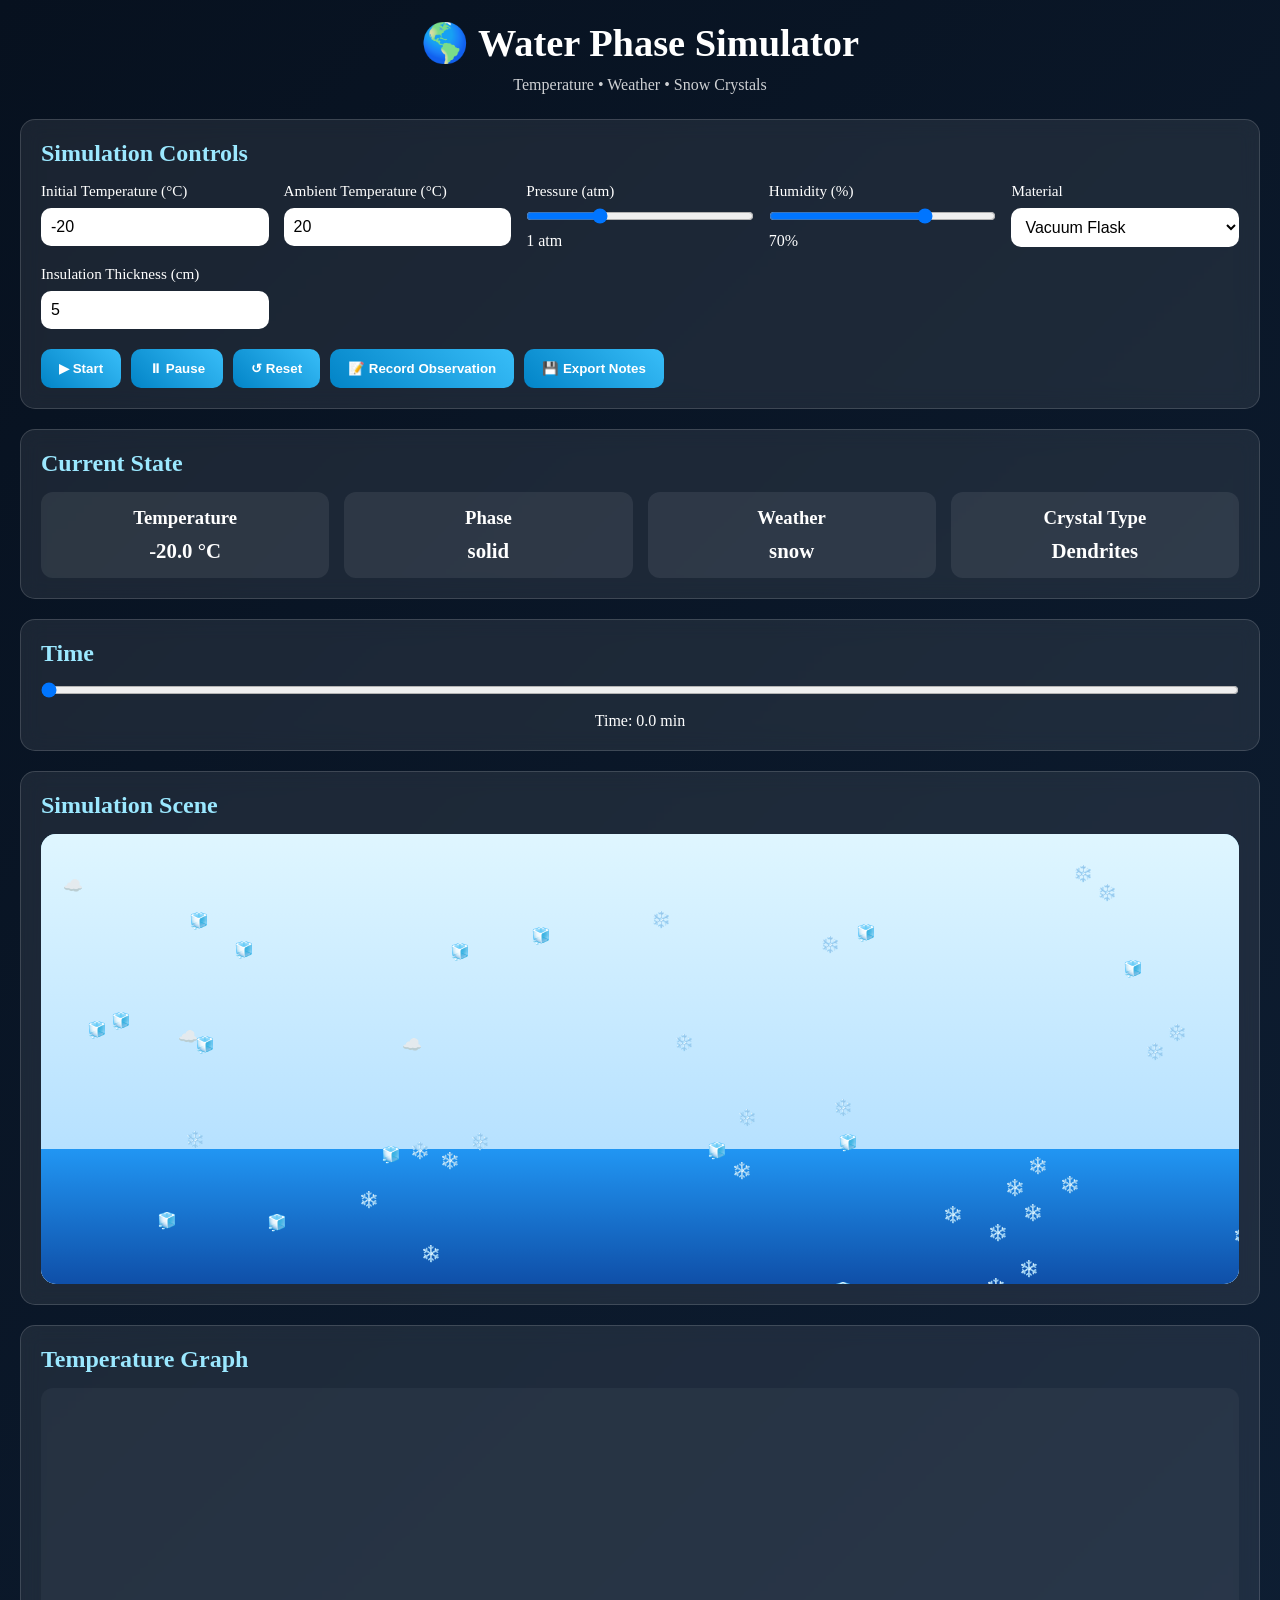
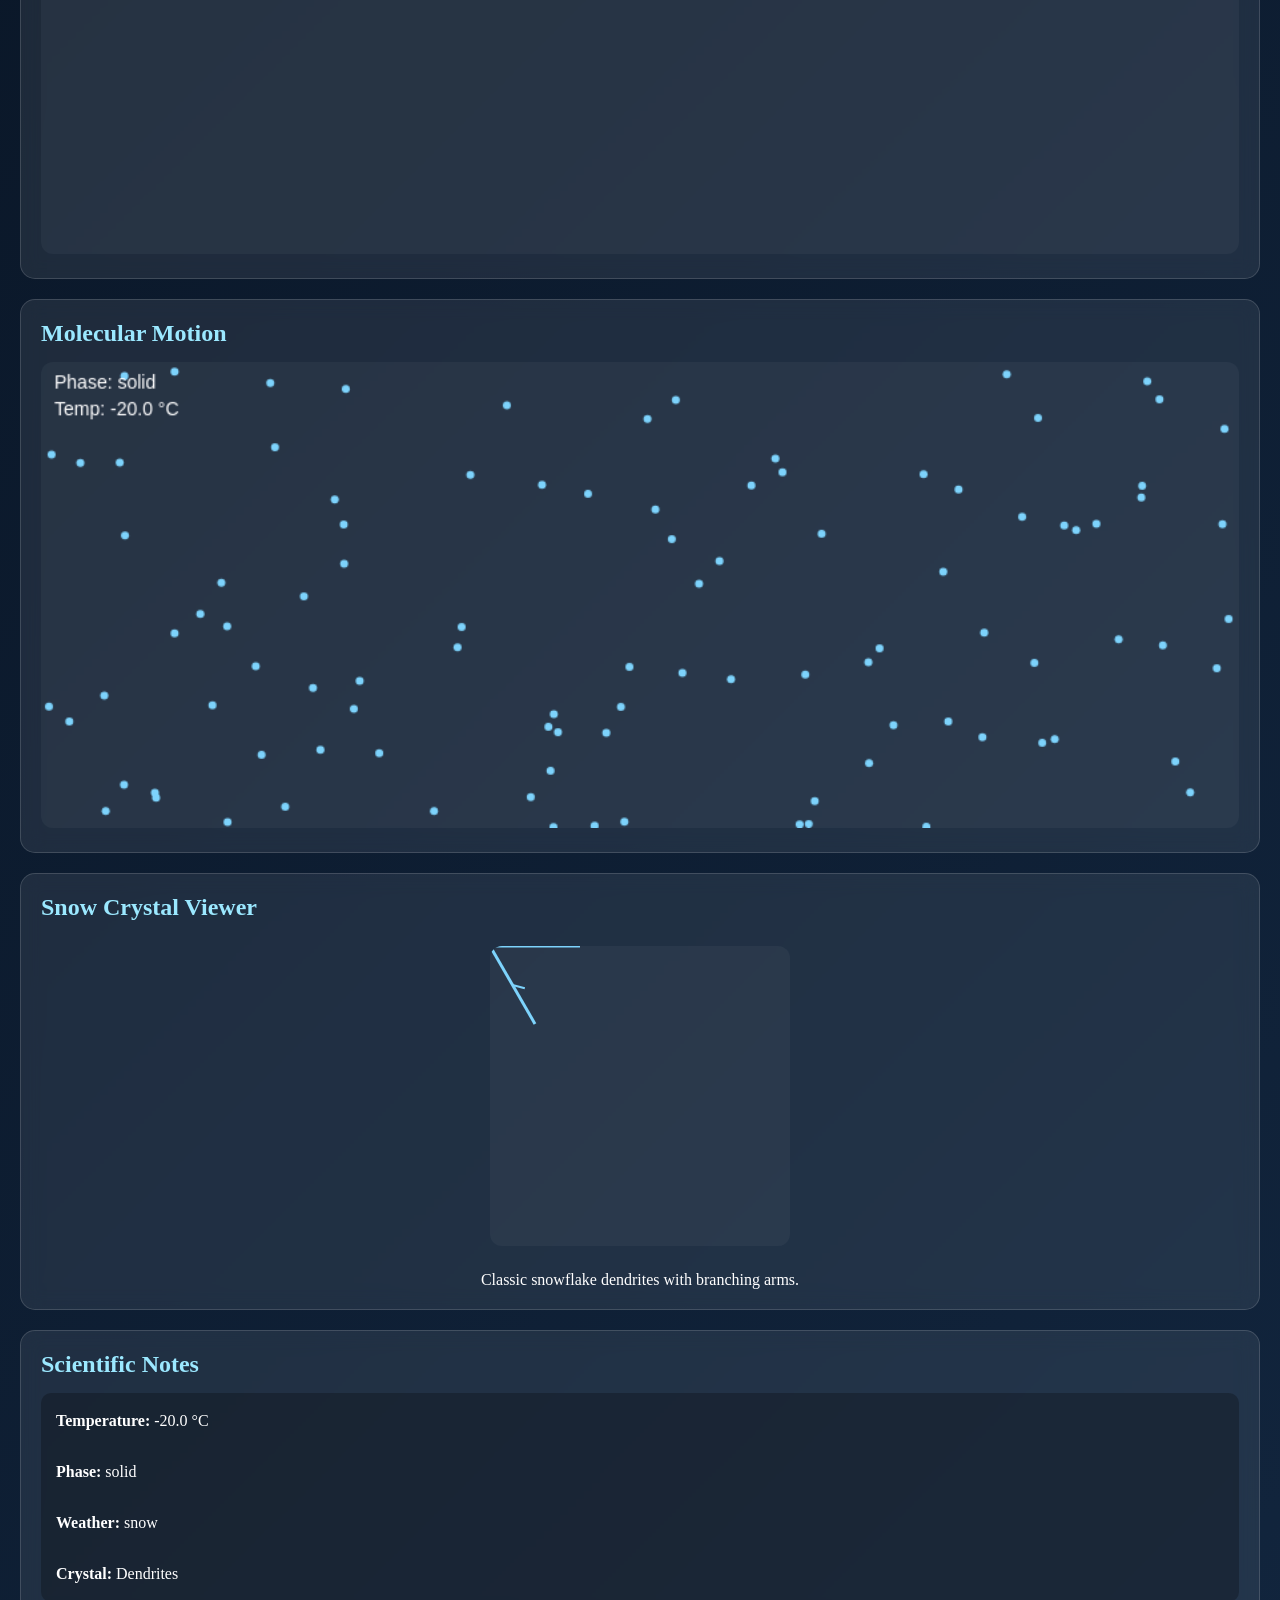
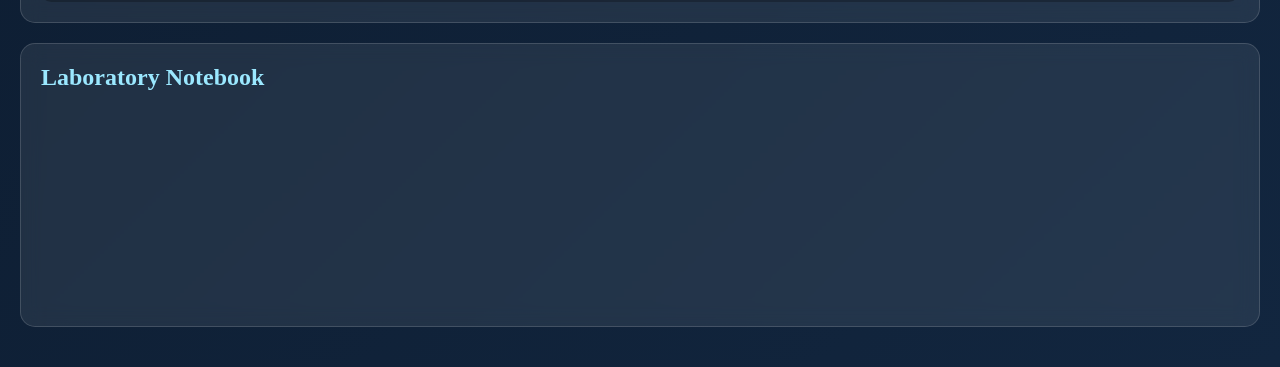
<file: IndividualProj_2/cryFile.html>
<!DOCTYPE html>
<html lang="en">
<head>
    <meta charset="UTF-8">
    <meta name="viewport" content="width=device-width, initial-scale=1.0">
    <title>Water Phase Simulator</title>

    <link rel="stylesheet" href="./css/cryStyle.css">
</head>

<body>

<div class="app">

    <header>
        <h1>🌎 Water Phase Simulator</h1>
        <p>Temperature • Weather • Snow Crystals</p>
    </header>

    <!-- CONTROLS -->

    <section class="panel">

        <h2>Simulation Controls</h2>

        <div class="grid">

            <div class="field">
                <label for="initialTemp">Initial Temperature (°C)</label>
                <input
                    type="number"
                    id="initialTemp"
                    value="-20">
            </div>

            <div class="field">
                <label for="ambientTemp">Ambient Temperature (°C)</label>
                <input
                    type="number"
                    id="ambientTemp"
                    value="20">
            </div>

            <div class="field">
                <label for="pressure">Pressure (atm)</label>
                <input
                    type="range"
                    id="pressure"
                    min="0.1"
                    max="3"
                    step="0.1"
                    value="1">
                <span id="pressureValue">1 atm</span>
            </div>

            <div class="field">
                <label for="humidity">Humidity (%)</label>
                <input
                    type="range"
                    id="humidity"
                    min="0"
                    max="100"
                    value="70">
                <span id="humidityValue">70%</span>
            </div>

            <div class="field">
                <label for="material">Material</label>

                <select id="material">
                    <option value="0.01">Vacuum Flask</option>
                    <option value="0.02">Steel</option>
                    <option value="0.03">Aluminum</option>
                </select>
            </div>

            <div class="field">
                <label for="insulation">Insulation Thickness (cm)</label>
                <input
                    type="number"
                    id="insulation"
                    value="5">
            </div>

        </div>

        <div class="buttonRow">

            <button id="startBtn">▶ Start</button>

            <button id="pauseBtn">⏸ Pause</button>

            <button id="resetBtn">↺ Reset</button>

            <button id="recordBtn">📝 Record Observation</button>

            <button id="exportBtn">💾 Export Notes</button>

        </div>

    </section>

    <!-- STATUS -->

    <section class="panel">

        <h2>Current State</h2>

        <div class="statusGrid">

            <div class="card">
                <h3>Temperature</h3>
                <div id="currentTemp">-- °C</div>
            </div>

            <div class="card">
                <h3>Phase</h3>
                <div id="phaseDisplay">--</div>
            </div>

            <div class="card">
                <h3>Weather</h3>
                <div id="weatherDisplay">--</div>
            </div>

            <div class="card">
                <h3>Crystal Type</h3>
                <div id="crystalDisplay">--</div>
            </div>

        </div>

    </section>

    <!-- TIME -->

    <section class="panel">

        <h2>Time</h2>

        <input
            type="range"
            id="timeSlider"
            min="0"
            max="1000"
            value="0">

        <div id="timeDisplay">
            Time: 0 min
        </div>

    </section>

    <!-- SCENE -->

    <section class="panel">

        <h2>Simulation Scene</h2>

        <div id="scene">

            <div id="backgroundLayer"></div>

            <div id="cloudLayer"></div>

            <div id="weatherLayer"></div>

            <div id="waterLayer"></div>

            <div id="moleculeLayer"></div>

            <div id="phaseLayer"></div>

            <div id="steamLayer"></div>

            <div id="snowLayer"></div>

        </div>

    </section>

    <!-- GRAPH -->

    <section class="panel">

        <h2>Temperature Graph</h2>

        <canvas
            id="graph"
            width="900"
            height="350">
        </canvas>

    </section>

    <!-- MOLECULES -->

    <section class="panel">

        <h2>Molecular Motion</h2>

        <canvas
            id="moleculeCanvas"
            width="900"
            height="350">
        </canvas>

    </section>

    <!-- SNOW CRYSTAL -->

    <section class="panel">

        <h2>Snow Crystal Viewer</h2>

        <div id="crystalContainer">

            <svg
                id="crystalSVG"
                width="300"
                height="300"
                viewBox="0 0 300 300">
            </svg>

        </div>

        <div id="crystalNotes">
            Crystal information will appear here.
        </div>

    </section>

    <!-- SCIENTIFIC NOTES -->

    <section class="panel">

        <h2>Scientific Notes</h2>

        <div id="scientificNotes">
            Ready.
        </div>

    </section>

    <!-- NOTEBOOK -->

    <section class="panel">

        <h2>Laboratory Notebook</h2>

        <div id="notebookEntries"></div>

    </section>

</div>

<script
    type="module"
    src="./js/Cry/core/cryScript.js">
</script>

</body>
</html>
</file>
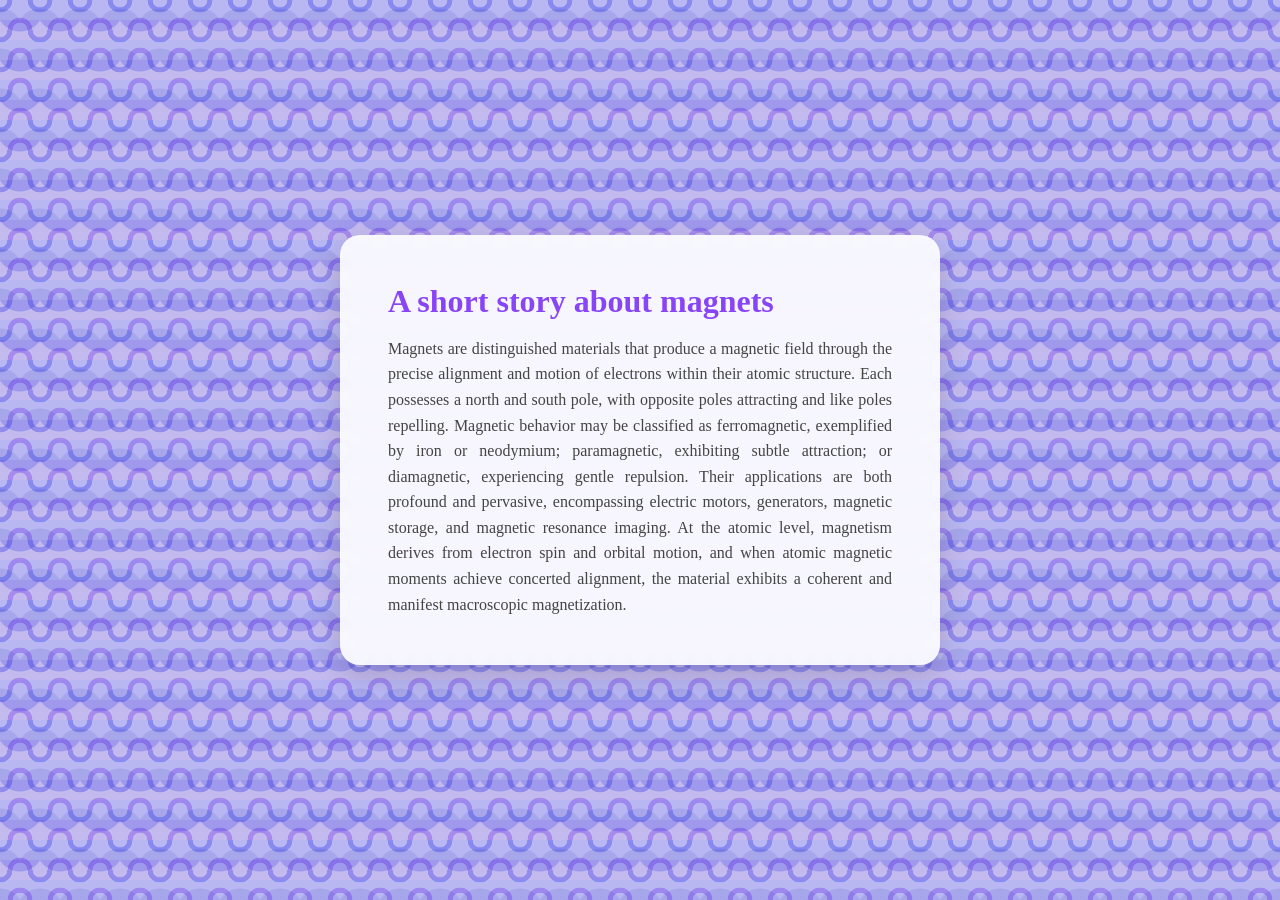
<file: IndividualProj_2/magnet.html>
<!DOCTYPE html>
<html lang="en">
<head>
<meta charset="UTF-8">
<meta name="viewport" content="width=device-width, initial-scale=1.0">
<title>Magnet Case File</title>

<style>
* {
    margin: 0;
    padding: 0;
    box-sizing: border-box;
}

body {
    min-height: 100vh;
    display: flex;
    justify-content: center;
    align-items: center;
    font-family: 'Times New Roman', Times, serif;

    background-color: #E5E5F7;

    background-image:
        /* Pattern 1 */
        radial-gradient(
            circle at 50% 100%,
            transparent 20%,
            rgba(148, 68, 248, 0.35) 21%,
            rgba(146, 68, 247, 0.35) 34%,
            transparent 35%,
            transparent
        ),
        radial-gradient(
            circle at 50% 0%,
            transparent 20%,
            rgba(68, 76, 247, 0.35) 21%,
            rgba(68, 76, 247, 0.35) 34%,
            transparent 35%,
            transparent
        ),

        /* Pattern 2 */
        radial-gradient(
            circle 23px at 20px 8px,
            rgba(68, 76, 247, 0.25) 23px,
            transparent 24px
        ),
        radial-gradient(
            circle 23px at 20px 32px,
            rgba(229, 229, 247, 0.9) 23px,
            transparent 24px
        ),
        linear-gradient(
            rgba(240, 229, 247, 0.3) 50%,
            rgba(146, 68, 247, 0.15) 50%
        );

    background-size:
        40px 30px,
        40px 30px,
        40px 40px,
        40px 40px,
        40px 40px;

    background-position:
        0 0,
        -20px 0,
        0 0,
        20px 0,
        0 0;

    background-blend-mode: multiply;
}

.card {
    background: rgba(255, 255, 255, 0.9);
    padding: 3rem;
    border-radius: 20px;
    backdrop-filter: blur(10px);
    box-shadow: 0 10px 30px rgba(0,0,0,0.15);
    text-align: justify;
    text-justify: inter-word;
    max-width: 600px;
}

h1 {
    color: #8844f7;
    margin-bottom: 1rem;
}

p {
    color: #444;
    line-height: 1.6;
}
</style>
</head>
<body>

<div class="card">
    <h1>A short story about magnets</h1>
    <p>
        Magnets are distinguished materials that produce a magnetic field through the precise alignment and motion of electrons within their atomic structure. Each possesses a north and south pole, with opposite poles attracting and like poles repelling. Magnetic behavior may be classified as ferromagnetic, exemplified by iron or neodymium; paramagnetic, exhibiting subtle attraction; or diamagnetic, experiencing gentle repulsion. Their applications are both profound and pervasive, encompassing electric motors, generators, magnetic storage, and magnetic resonance imaging. At the atomic level, magnetism derives from electron spin and orbital motion, and when atomic magnetic moments achieve concerted alignment, the material exhibits a coherent and manifest macroscopic magnetization.
    </p>
</div>

</body>
</html>
</file>
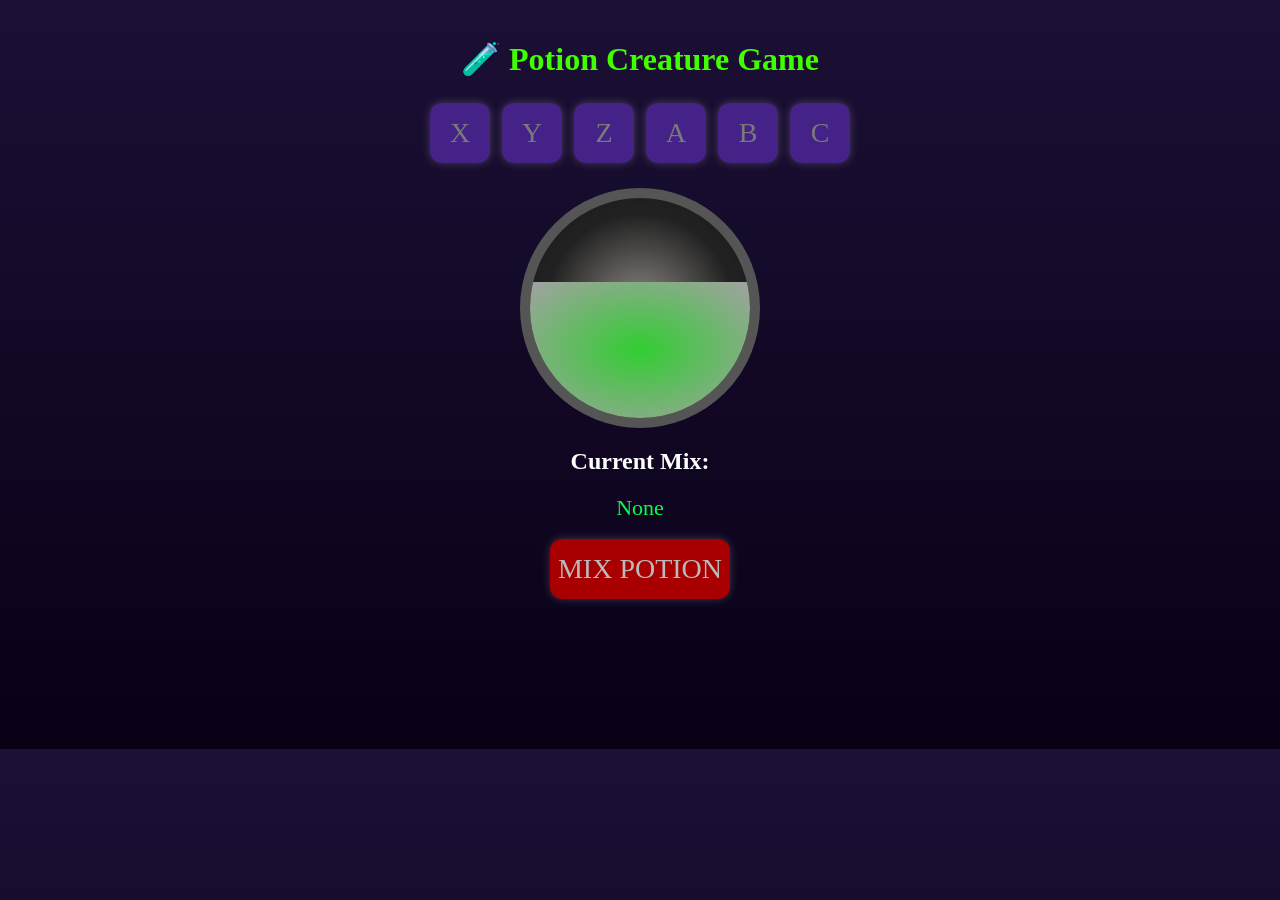
<file: IndividualProj_2/potionGem.html>
<!DOCTYPE html>
<html lang="en">
<head>
<meta charset="UTF-8" />
<meta name="viewport" content="width=device-width, initial-scale=1.0"/>
<title>Potion Creature Game</title>

<style>
body{
    margin:0;
    font-family:'Times New Roman', Times, serif;
    background:linear-gradient(#1b1035,#090016);
    color:white;
    text-align:center;
}

h1{
    margin-top:20px;
    color:#40ff00;
}

.game{
    padding:20px;
}

.buttons{
    display:flex;
    justify-content:center;
    flex-wrap:wrap;
    gap:12px;
    margin:25px 0;
}

button{
    width:60px;
    height:60px;
    border:none;
    border-radius:12px;
    font-size:28px;
    font-family: 'Times New Roman', Times, serif;
    cursor:pointer;
    background:#442288;
    color:rgb(122, 122, 122);
    transition:0.2s;
    box-shadow:0 0 10px rgba(255,255,255,0.2);
}

button:hover{
    transform:scale(1.1);
    background:#8448d4;
    color: limegreen;
}

.mix-btn{
    width:180px;
    background:#a80000;
    color: #bababa;
}

.cauldron{
    width:220px;
    height:220px;
    margin:20px auto;
    border-radius:50%;
    border:10px solid #555;
    position:relative;
    overflow:hidden;
    background: radial-gradient(#8d8884 0%, #222 60%);
    box-shadow: inset 0 3px 15px rgba(0, 0, 0, 0.15);
}

.liquid{
    position:absolute;
    bottom:0;
    width:100%;
    height:62%;
    background:radial-gradient(limegreen 0%, #a2a2a2 99%);

    animation:bubble 2s infinite ease-in-out;
}

@keyframes bubble{
    0%{transform:translateY(0);}
    50%{transform:translateY(-8px);}
    100%{transform:translateY(0);}
}

#current{
    font-size:22px;
    color:#00ff48;
}

#result{
    margin-top:30px;
    font-size:32px;
    min-height:100px;
}

.sparkle{
    animation:sparkle 1s infinite alternate;
}

@keyframes sparkle{
    from{
        text-shadow:0 0 5px white;
    }
    to{
        text-shadow:
            0 0 10px rgb(164, 164, 164),
            0 0 20px rgb(84, 255, 0),
            0 0 30px white;
    }
}
</style>
</head>

<body>

<div class="game">

<h1>🧪 Potion Creature Game</h1>

<div class="buttons">
    <button onclick="add('x')">X</button>
    <button onclick="add('y')">Y</button>
    <button onclick="add('z')">Z</button>
    <button onclick="add('a')">A</button>
    <button onclick="add('b')">B</button>
    <button onclick="add('c')">C</button>
</div>

<div class="cauldron">
    <div class="liquid"></div>
</div>

<h2>Current Mix:</h2>
<div id="current">None</div>

<br>

<button class="mix-btn" onclick="mixPotion()">
    MIX POTION
</button>

<div id="result"></div>

</div>

<script>
let ingredients = [];

function add(letter){
    ingredients.push(letter);
    document.getElementById("current").innerText =
        ingredients.join(" + ");
}

function mixPotion(){

    const mix = ingredients.sort().join("");

    const recipes = {
        "xyz": "✨ Sparkling Dragonfly ᖭི༏ᖫྀ",
        "abc": "🐆 Magical Panther",
        "bx": "🦇 Dark Bat",
        "ac": "🐎 Majestic Horse",
        "yz": "🐉 Baby Snake",
        "cx": "🐸 Mystic Frog",
        "ay": "🕷️ Shadow Spider",
        "cz": "🦋 Crystal Butterfly"
    };

    const result = document.getElementById("result");

    if(recipes[mix]){
        result.innerHTML =
            `<div class="sparkle">${recipes[mix]}</div>`;
    }else{
        result.innerHTML =
            "💨 The potion exploded...";
    }

    ingredients = [];
    document.getElementById("current").innerText = "None";
}
</script>

</body>
</html>
</file>
<file: IndividualProj_2/css/cryStyle.css>
/* ==========================
   RESET
========================== */

* {
    margin: 0;
    padding: 0;
    box-sizing: border-box;
}

/* ==========================
   VARIABLES
========================== */

:root {
    --bg-dark: #07111f;
    --bg-light: #12263f;

    --panel: rgba(255, 255, 255, 0.08);
    --border: rgba(255, 255, 255, 0.15);

    --text: #ffffff;
    --accent: #38bdf8;

    --water: #2196f3;
}

/* ==========================
   PAGE
========================== */

body {
    font-family: 'Times New Roman', Times, serif;

    background:
        linear-gradient(
            135deg,
            var(--bg-dark),
            var(--bg-light)
        );

    color: var(--text);

    min-height: 100vh;

    padding: 20px;
}

.app {
    max-width: 1400px;
    margin: auto;
}

/* ==========================
   HEADER
========================== */

header {
    text-align: center;
    margin-bottom: 25px;
}

header h1 {
    margin-bottom: 10px;
    font-size: 2.4rem;
}

header p {
    opacity: 0.8;
}

/* ==========================
   PANELS
========================== */

.panel {
    background: var(--panel);

    border: 1px solid var(--border);

    border-radius: 15px;

    padding: 20px;

    margin-bottom: 20px;

    backdrop-filter: blur(10px);
}

.panel h2 {
    margin-bottom: 15px;
    color: #9be8ff;
}

/* ==========================
   FORM GRID
========================== */

.grid {
    display: grid;

    grid-template-columns:
        repeat(
            auto-fit,
            minmax(220px, 1fr)
        );

    gap: 15px;
}

.field {
    display: flex;
    flex-direction: column;
    gap: 8px;
}

label {
    font-size: 0.95rem;
}

/* ==========================
   INPUTS
========================== */

input,
select {
    padding: 10px;

    border: none;

    border-radius: 10px;

    font-size: 1rem;

    background: white;

    color: black;
}

input[type="range"] {
    padding: 0;
}

/* ==========================
   BUTTONS
========================== */

.buttonRow {
    display: flex;

    flex-wrap: wrap;

    gap: 10px;

    margin-top: 20px;
}

button {
    padding: 12px 18px;

    border: none;

    border-radius: 10px;

    cursor: pointer;

    font-weight: bold;

    color: white;

    background:
        linear-gradient(
            45deg,
            #0284c7,
            #38bdf8
        );
}

button:hover {
    opacity: 0.9;
}

/* ==========================
   STATUS CARDS
========================== */

.statusGrid {
    display: grid;

    grid-template-columns:
        repeat(
            auto-fit,
            minmax(200px, 1fr)
        );

    gap: 15px;
}

.card {
    background:
        rgba(
            255,
            255,
            255,
            0.08
        );

    padding: 15px;

    border-radius: 12px;

    text-align: center;
}

.card h3 {
    margin-bottom: 10px;
}

.card div {
    font-size: 1.3rem;
    font-weight: bold;
}

/* ==========================
   TIME SLIDER
========================== */

#timeSlider {
    width: 100%;
}

#timeDisplay {
    text-align: center;
    margin-top: 10px;
}

/* ==========================
   SCENE
========================== */

#scene {
    position: relative;

    width: 100%;

    height: 450px;

    overflow: hidden;

    border-radius: 15px;

    background:
        linear-gradient(
            #87ceeb,
            #dff6ff
        );
}

/* ==========================
   SCENE LAYERS
========================== */

#backgroundLayer,
#cloudLayer,
#weatherLayer,
#waterLayer,
#moleculeLayer,
#phaseLayer,
#steamLayer,
#snowLayer {
    position: absolute;
    inset: 0;
}

/* ==========================
   WATER
========================== */

#waterLayer {
    height: 30%;

    top: auto;

    bottom: 0;

    background:
        linear-gradient(
            var(--water),
            #0f4fa8
        );
}

/* ==========================
   PARTICLES
========================== */

.steamParticle,
.cloud,
.raindrop,
.snowflake,
.iceCube {
    position: absolute;
}

/* ==========================
   CANVAS
========================== */

canvas {
    width: 100%;

    background:
        rgba(
            255,
            255,
            255,
            0.04
        );

    border-radius: 12px;
}

/* ==========================
   MOLECULE VIEW
========================== */

#moleculeCanvas {
    min-height: 350px;
}

/* ==========================
   SNOW CRYSTAL
========================== */

#crystalContainer {
    display: flex;

    justify-content: center;

    align-items: center;

    min-height: 320px;
}

#crystalSVG {
    background:
        rgba(
            255,
            255,
            255,
            0.04
        );

    border-radius: 12px;
}

#crystalNotes {
    margin-top: 15px;

    text-align: center;
}

/* ==========================
   SCIENTIFIC NOTES
========================== */

#scientificNotes {
    background:
        rgba(
            0,
            0,
            0,
            0.25
        );

    padding: 15px;

    border-radius: 10px;

    min-height: 120px;

    line-height: 1.6;
}

/* ==========================
   NOTEBOOK
========================== */

#notebookEntries {
    min-height: 200px;
}

.noteEntry {
    background:
        rgba(
            255,
            255,
            255,
            0.08
        );

    border-left:
        4px solid
        var(--accent);

    padding: 10px;

    margin-bottom: 10px;

    border-radius: 8px;
}

/* ==========================
   RESPONSIVE
========================== */

@media (max-width: 900px) {

    header h1 {
        font-size: 2rem;
    }

    #scene {
        height: 320px;
    }

    .buttonRow {
        flex-direction: column;
    }

    button {
        width: 100%;
    }
}
</file>
